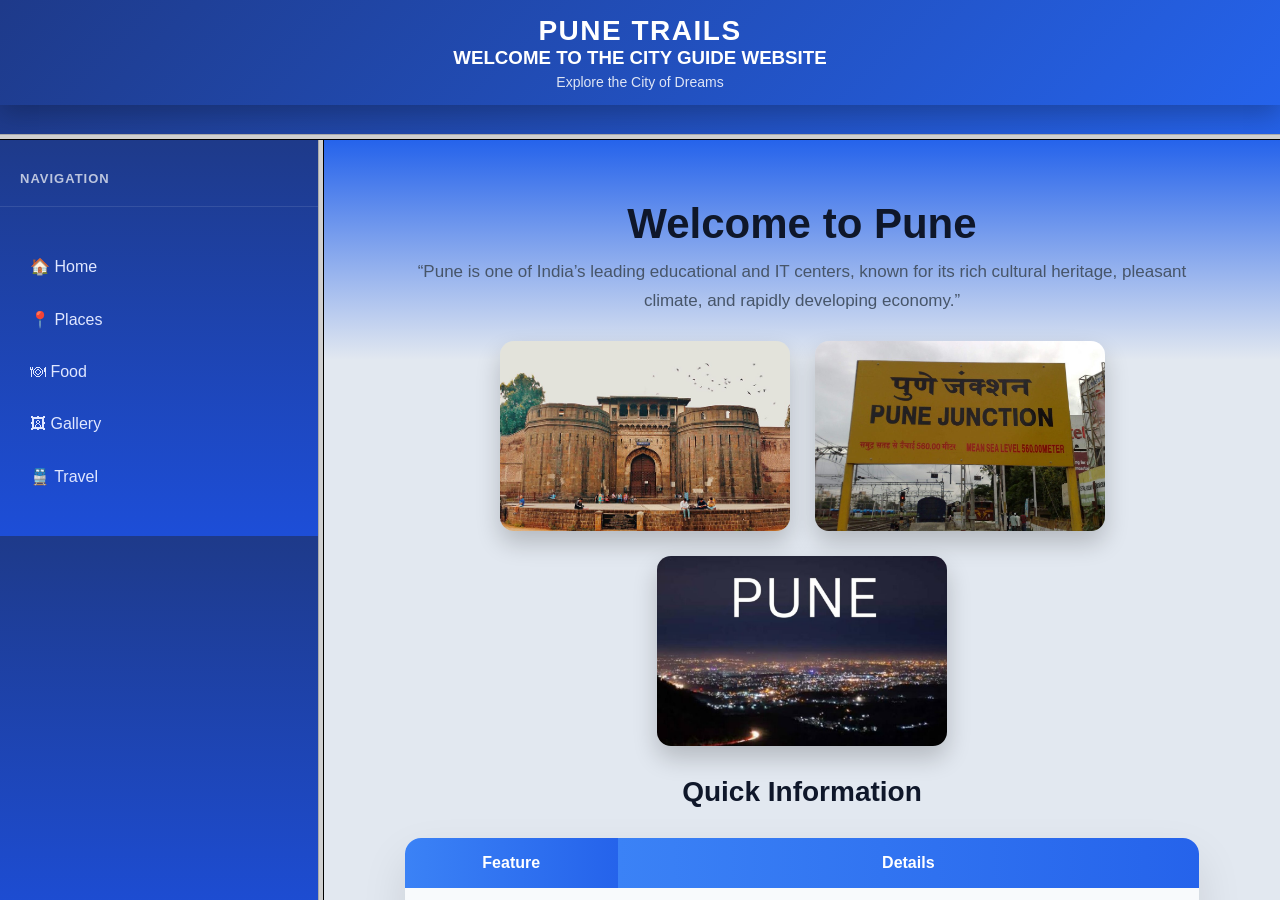
<file: index.html>
<!DOCTYPE html>
<html>
<head>
    <title>Pune City Guide</title>
</head>

<frameset rows="15%,85%">
    
    <frame src="header.html" name="header">

    <frameset cols="25%,75%">
        <frame src="menu.html" name="menu">
        <frame src="home.html" name="content">
    </frameset>

</frameset>

</html>
</file>
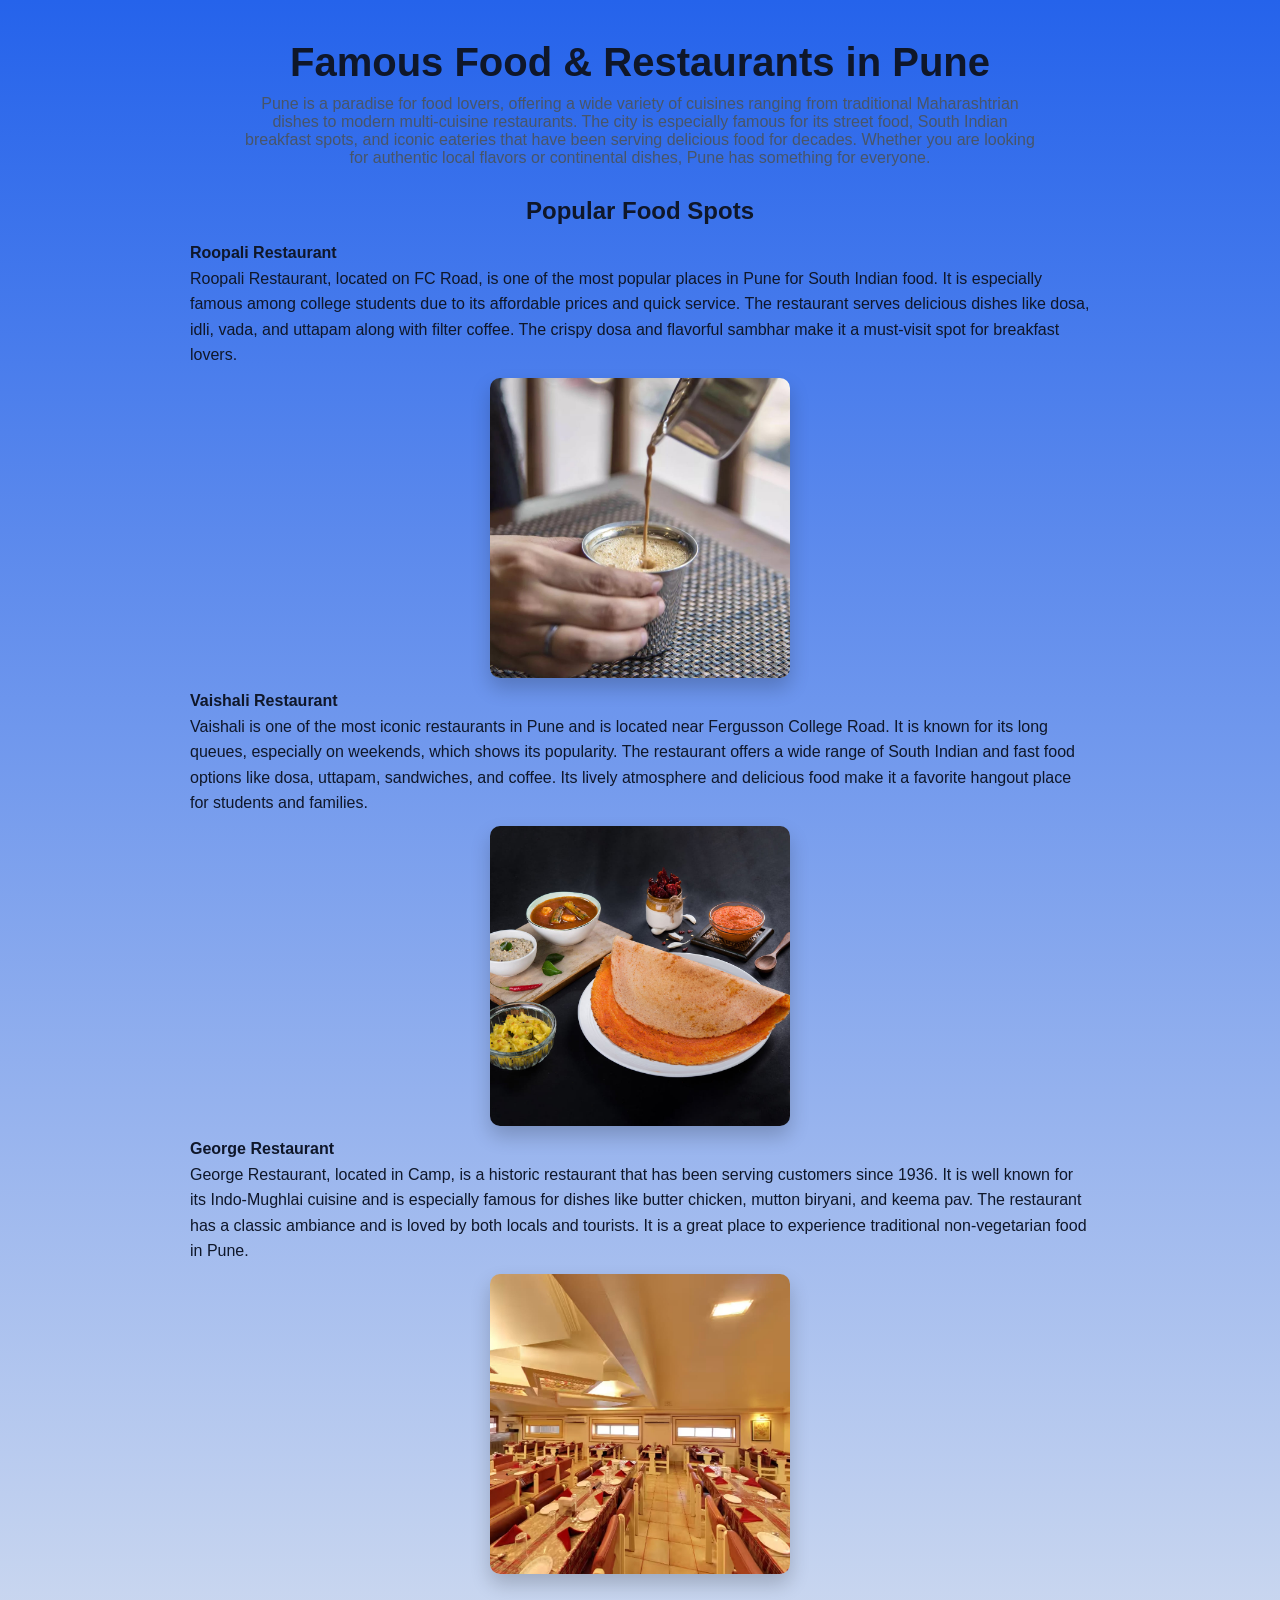
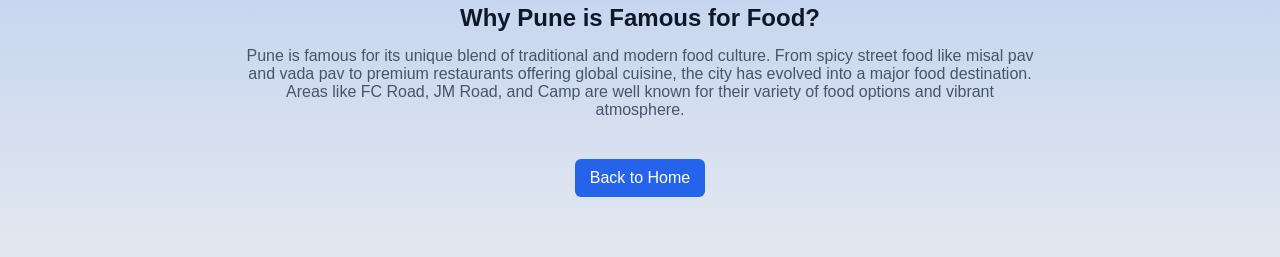
<file: food.html>
<!DOCTYPE html>
<html lang="en">
<head>
  <meta charset="UTF-8">
  <title>Food in Pune</title>
  <link rel="stylesheet" href="assets/place_food.css">
</head>

<body>

<h1>Famous Food & Restaurants in Pune</h1>

<p>
Pune is a paradise for food lovers, offering a wide variety of cuisines ranging from traditional Maharashtrian dishes 
to modern multi-cuisine restaurants. The city is especially famous for its street food, South Indian breakfast spots, 
and iconic eateries that have been serving delicious food for decades. Whether you are looking for authentic local flavors 
or continental dishes, Pune has something for everyone.
</p>

<h2>Popular Food Spots</h2>

<dl>

<dt><b>Roopali Restaurant</b></dt>
<dd>
Roopali Restaurant, located on FC Road, is one of the most popular places in Pune for South Indian food. 
It is especially famous among college students due to its affordable prices and quick service. 
The restaurant serves delicious dishes like dosa, idli, vada, and uttapam along with filter coffee. 
The crispy dosa and flavorful sambhar make it a must-visit spot for breakfast lovers.
<br>
<img src="image/r.jpg" alt="Roopali Restaurant" width="300">
</dd>

<dt><b>Vaishali Restaurant</b></dt>
<dd>
Vaishali is one of the most iconic restaurants in Pune and is located near Fergusson College Road. 
It is known for its long queues, especially on weekends, which shows its popularity. 
The restaurant offers a wide range of South Indian and fast food options like dosa, uttapam, sandwiches, and coffee. 
Its lively atmosphere and delicious food make it a favorite hangout place for students and families.
<br>
<img src="image/v.jpg" alt="Vaishali Restaurant" width="300">
</dd>

<dt><b>George Restaurant</b></dt>
<dd>
George Restaurant, located in Camp, is a historic restaurant that has been serving customers since 1936. 
It is well known for its Indo-Mughlai cuisine and is especially famous for dishes like butter chicken, 
mutton biryani, and keema pav. The restaurant has a classic ambiance and is loved by both locals and tourists. 
It is a great place to experience traditional non-vegetarian food in Pune.
<br>
<img src="image/g.jpg" alt="George Restaurant" width="300">
</dd>

</dl>

<h2>Why Pune is Famous for Food?</h2>
<p>
Pune is famous for its unique blend of traditional and modern food culture. From spicy street food like misal pav and vada pav 
to premium restaurants offering global cuisine, the city has evolved into a major food destination. 
Areas like FC Road, JM Road, and Camp are well known for their variety of food options and vibrant atmosphere.
</p>

<p align="center">
<a href="home.html">Back to Home</a>
</p>

</body>
</html>
</file>
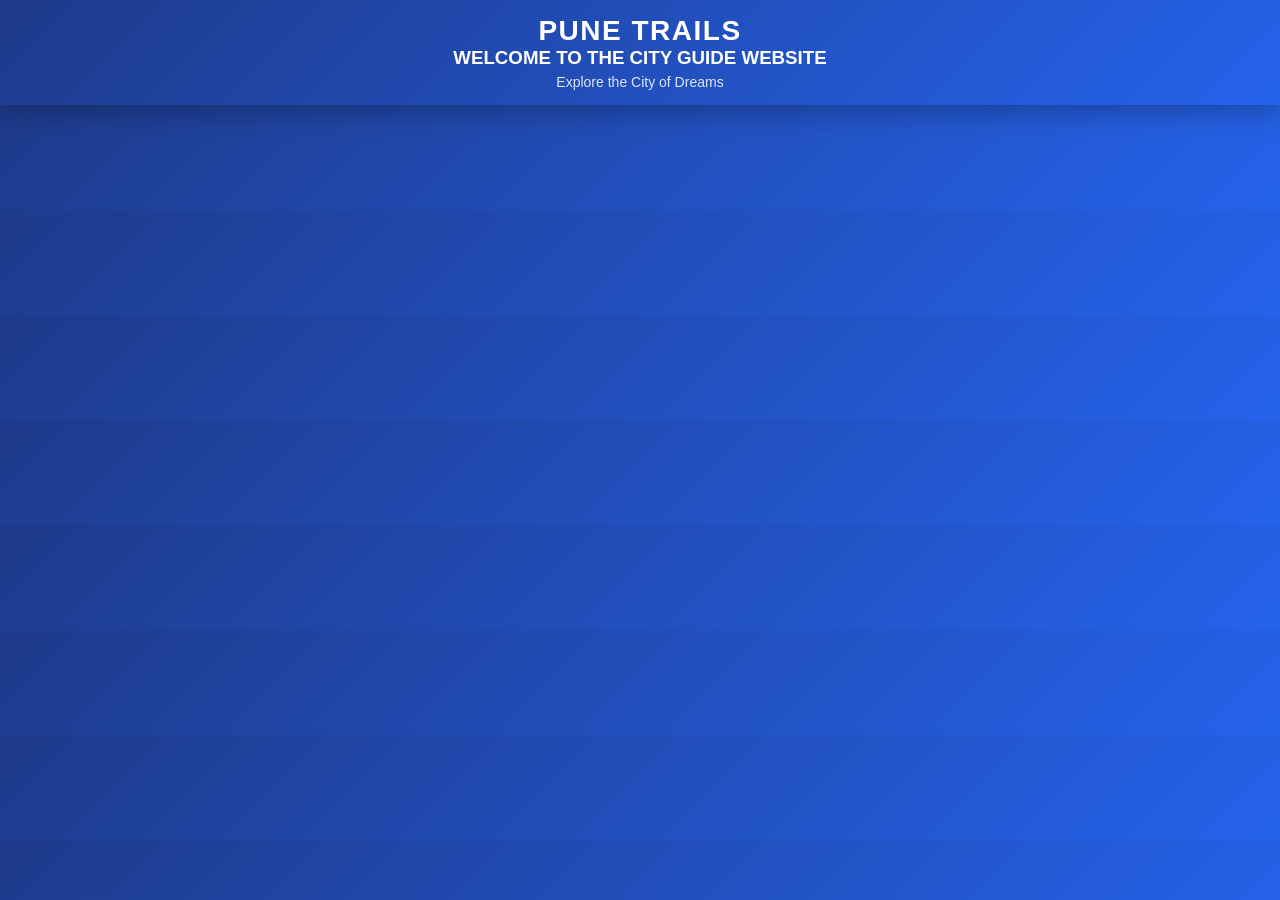
<file: header.html>
<!DOCTYPE html>
<html>
<head>
    <title>Header</title>
    <link rel="stylesheet" href="assets/header.css">
</head>

<body>
<h1>Pune trails</h1>
<h3>WELCOME TO THE CITY GUIDE WEBSITE</h3>
<p>Explore the City of Dreams</p>

</body>
</html>
</file>
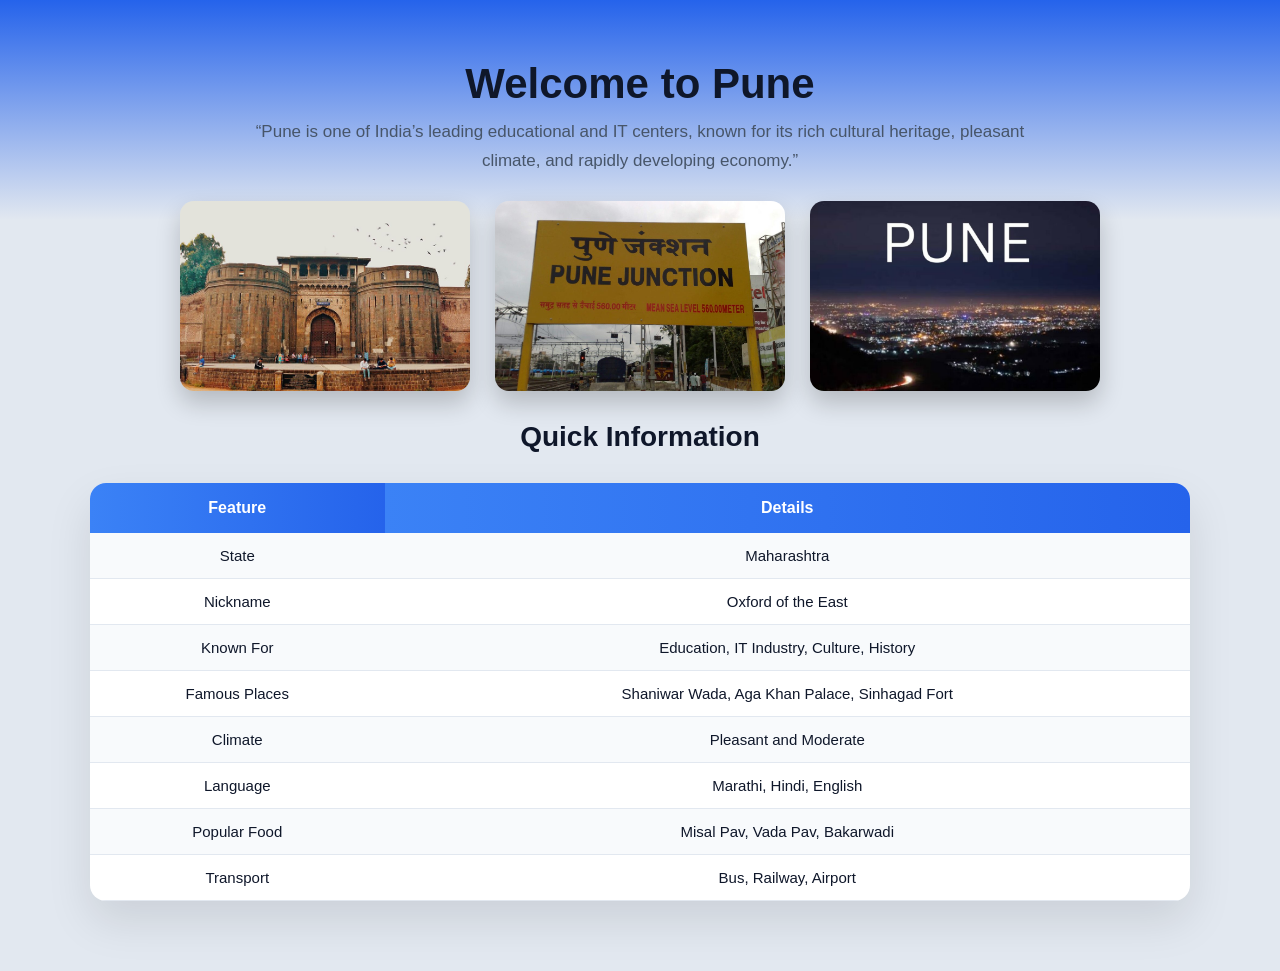
<file: home.html>
<!DOCTYPE html>
<html>
<head>
    <title>Home - Mumbai</title>
     <link rel="stylesheet" href="assets/home.css">
</head>

<body>

<h1>Welcome to Pune</h1>

<p>
“Pune is one of India’s leading educational and IT centers, known for its rich cultural heritage, pleasant climate, and rapidly developing economy.”
</p>

<div class="images">
    <img src="image/image1.png">
    <img src="image/image2.jpg">
    <img src="image/image3.jpg">
</div>

<h2 align="center">Quick Information</h2>

<table class="info-table">
    <tr>
        <th>Feature</th>
        <th>Details</th>
    </tr>

    <tr><td>State</td><td>Maharashtra</td></tr>
    <tr><td>Nickname</td><td>Oxford of the East</td></tr>
    <tr><td>Known For</td><td>Education, IT Industry, Culture, History</td></tr>
    <tr><td>Famous Places</td><td>Shaniwar Wada, Aga Khan Palace, Sinhagad Fort</td></tr>
    <tr><td>Climate</td><td>Pleasant and Moderate</td></tr>
    <tr><td>Language</td><td>Marathi, Hindi, English</td></tr>
    <tr><td>Popular Food</td><td>Misal Pav, Vada Pav, Bakarwadi</td></tr>
    <tr><td>Transport</td><td>Bus, Railway, Airport</td></tr>
</table>
</body>
</html>
</file>
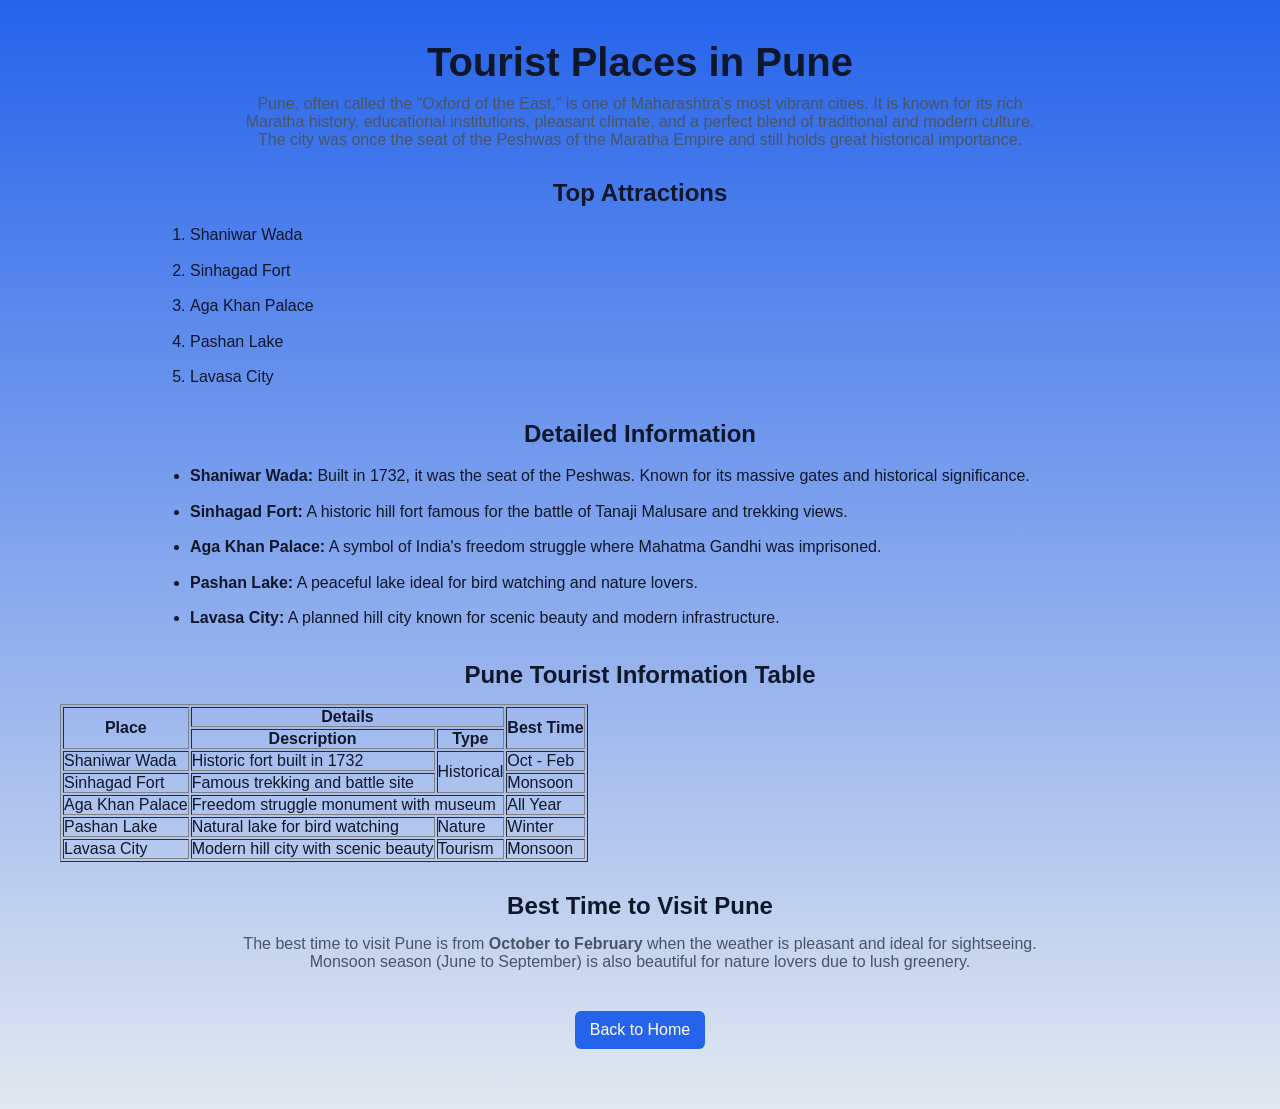
<file: places.html>
<!DOCTYPE html>
<html lang="en">
<head>
  <meta charset="UTF-8">
  <title>Places in Pune</title>
  <link rel="stylesheet" href="assets/place_food.css">
</head>

<body>

<h1>Tourist Places in Pune</h1>

<p>
Pune, often called the "Oxford of the East," is one of Maharashtra’s most vibrant cities. 
It is known for its rich Maratha history, educational institutions, pleasant climate, 
and a perfect blend of traditional and modern culture. The city was once the seat of 
the Peshwas of the Maratha Empire and still holds great historical importance.
</p>

<h2>Top Attractions</h2>
<ol>
    <li>Shaniwar Wada</li>
    <li>Sinhagad Fort</li>
    <li>Aga Khan Palace</li>
    <li>Pashan Lake</li>
    <li>Lavasa City</li>
</ol>

<h2>Detailed Information</h2>
<ul>
    <li><b>Shaniwar Wada:</b> Built in 1732, it was the seat of the Peshwas. Known for its massive gates and historical significance.</li>
    <li><b>Sinhagad Fort:</b> A historic hill fort famous for the battle of Tanaji Malusare and trekking views.</li>
    <li><b>Aga Khan Palace:</b> A symbol of India's freedom struggle where Mahatma Gandhi was imprisoned.</li>
    <li><b>Pashan Lake:</b> A peaceful lake ideal for bird watching and nature lovers.</li>
    <li><b>Lavasa City:</b> A planned hill city known for scenic beauty and modern infrastructure.</li>
</ul>

<h2>Pune Tourist Information Table</h2>

<table class="info-table" border="1">

    <!-- TABLE HEADER -->
    <tr>
        <th rowspan="2">Place</th>
        <th colspan="2">Details</th>
        <th rowspan="2">Best Time</th>
    </tr>

    <tr>
        <th>Description</th>
        <th>Type</th>
    </tr>

    <!-- ROW 1 -->
    <tr>
        <td>Shaniwar Wada</td>
        <td>Historic fort built in 1732</td>
        <td rowspan="2">Historical</td>
        <td>Oct - Feb</td>
    </tr>

    <!-- ROW 2 -->
    <tr>
        <td>Sinhagad Fort</td>
        <td>Famous trekking and battle site</td>
        <td>Monsoon</td>
    </tr>

    <!-- ROW 3 -->
    <tr>
        <td>Aga Khan Palace</td>
        <td colspan="2">Freedom struggle monument with museum</td>
        <td>All Year</td>
    </tr>

    <!-- ROW 4 -->
    <tr>
        <td>Pashan Lake</td>
        <td>Natural lake for bird watching</td>
        <td>Nature</td>
        <td>Winter</td>
    </tr>

    <!-- ROW 5 -->
    <tr>
        <td>Lavasa City</td>
        <td>Modern hill city with scenic beauty</td>
        <td>Tourism</td>
        <td>Monsoon</td>
    </tr>

</table>

<h2>Best Time to Visit Pune</h2>
<p>
The best time to visit Pune is from <b>October to February</b> when the weather is pleasant and ideal for sightseeing.
Monsoon season (June to September) is also beautiful for nature lovers due to lush greenery.
</p>

<p align="center">
<a href="home.html">Back to Home</a>
</p>

</body>
</html>
</file>
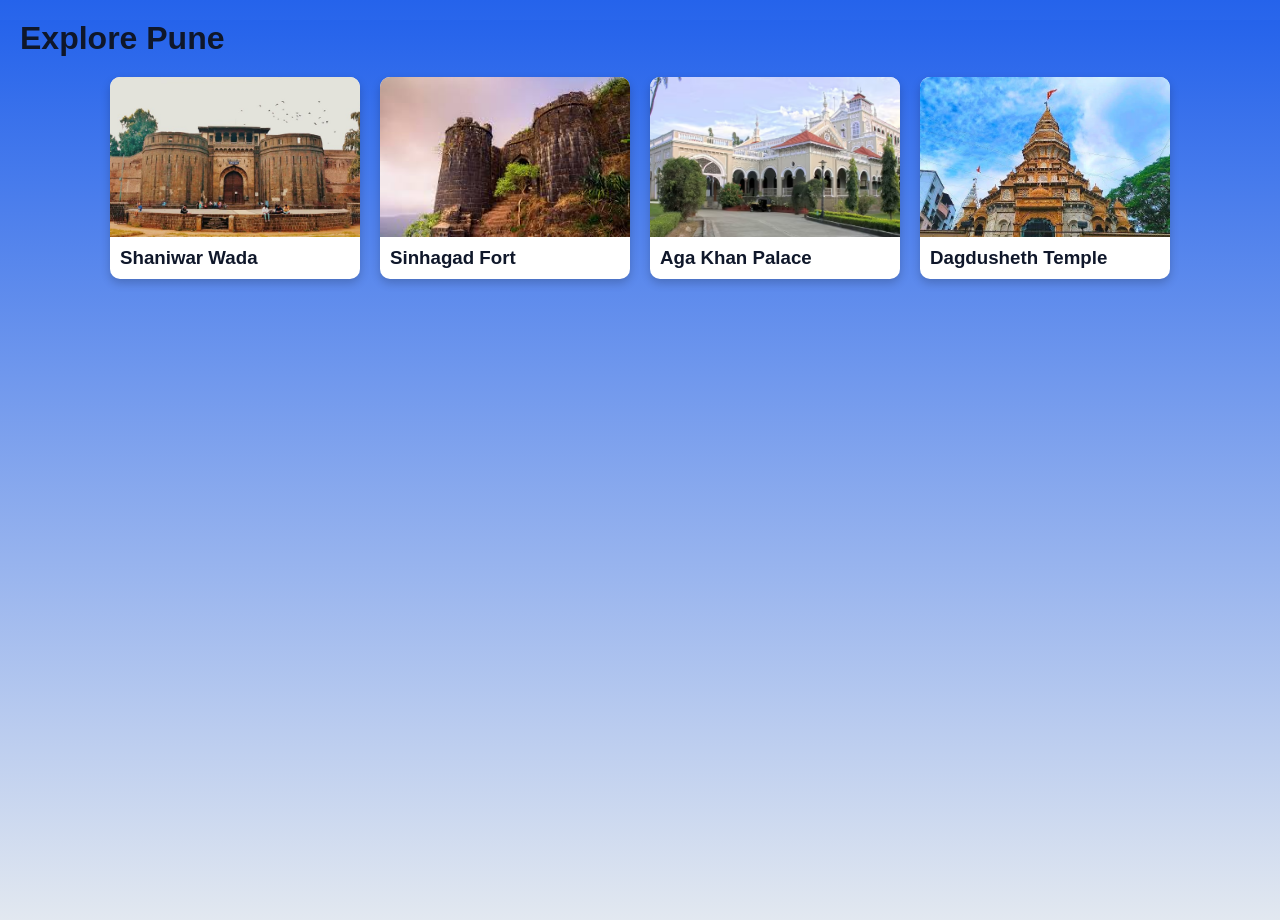
<file: travel.html>
<!DOCTYPE html>
<html lang="en">
<head>
  <meta charset="UTF-8">
  <title>Pune Travel Guide</title>
  <link rel="stylesheet" href="travel.css">
</head>
<body>

<h1>Explore Pune</h1>

<div class="container">

  <!-- Card 1 -->
  <div class="card" onclick="openMap('https://www.google.com/maps?q=Shaniwar+Wada')">
    <img src="gallery/shaniwar.jpg">
    <h3>Shaniwar Wada</h3>
  </div>

  <!-- Card 2 -->
  <div class="card" onclick="openMap('https://www.google.com/maps?q=Sinhagad+Fort')">
    <img src="gallery/sinhagad.jpg">
    <h3>Sinhagad Fort</h3>
  </div>

  <!-- Card 3 -->
  <div class="card" onclick="openMap('https://www.google.com/maps?q=Aga+Khan+Palace')">
    <img src="gallery/agakhan.jpg">
    <h3>Aga Khan Palace</h3>
  </div>

  <!-- Card 4 -->
  <div class="card" onclick="openMap('https://www.google.com/maps?q=Dagdusheth+Ganpati+Temple')">
    <img src="gallery/dagdusheth.jpg">
    <h3>Dagdusheth Temple</h3>
  </div>

</div>

<script src="script.js"></script>
</body>
</html>
</file>
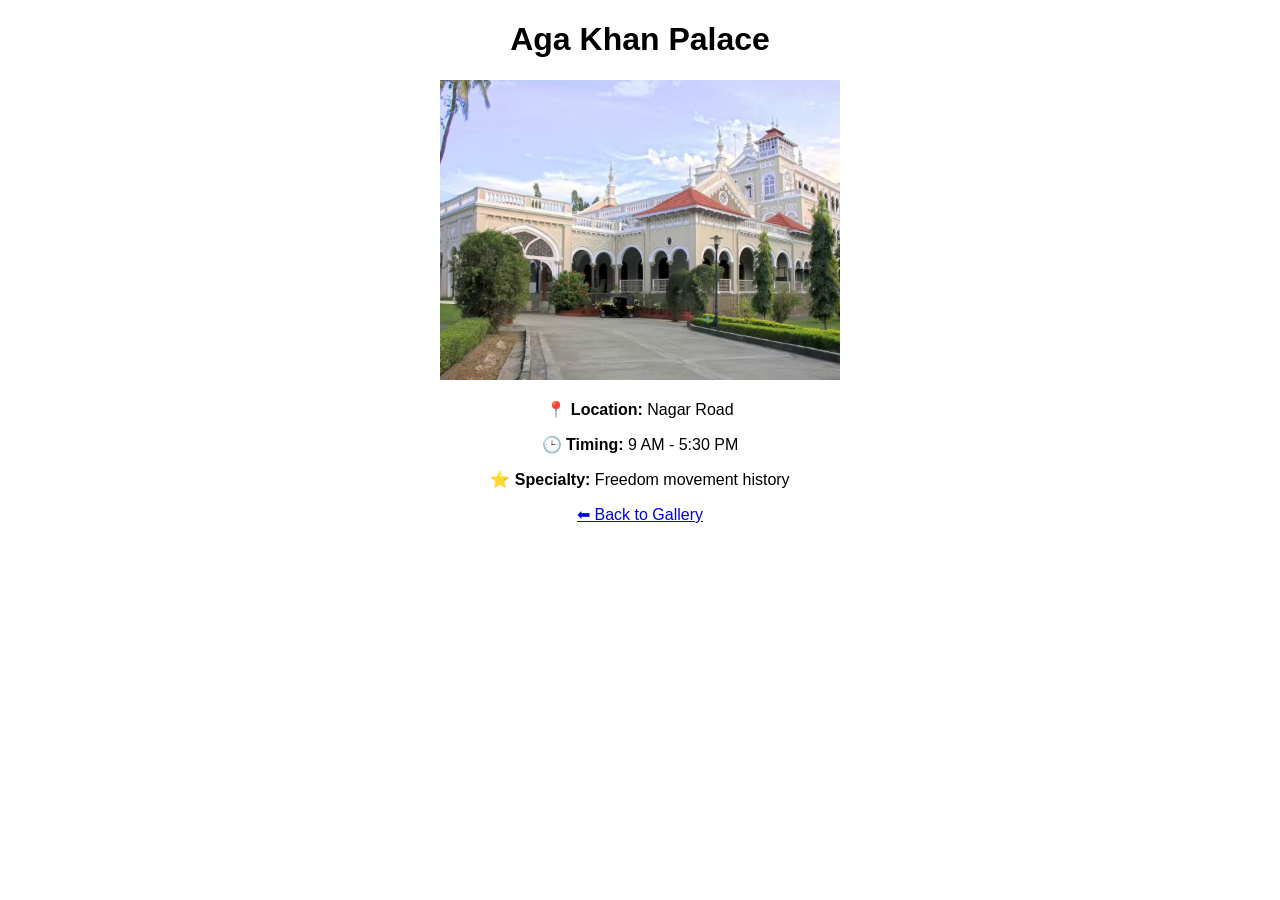
<file: gallery/agakhan.html>
<!DOCTYPE html>
<html>
<head>
    <title>Aga Khan Palace</title>
</head>

<body style="text-align:center; font-family:Arial;">

<h1>Aga Khan Palace</h1>
<img src="agakhan.jpg" width="400" alt="Aga Khan Palace image">

<p><b>📍 Location:</b> Nagar Road</p>
<p><b>🕒 Timing:</b> 9 AM - 5:30 PM</p>
<p><b>⭐ Specialty:</b> Freedom movement history</p>

<a href="gallery.html">⬅ Back to Gallery</a>

</body>
</html>
</file>
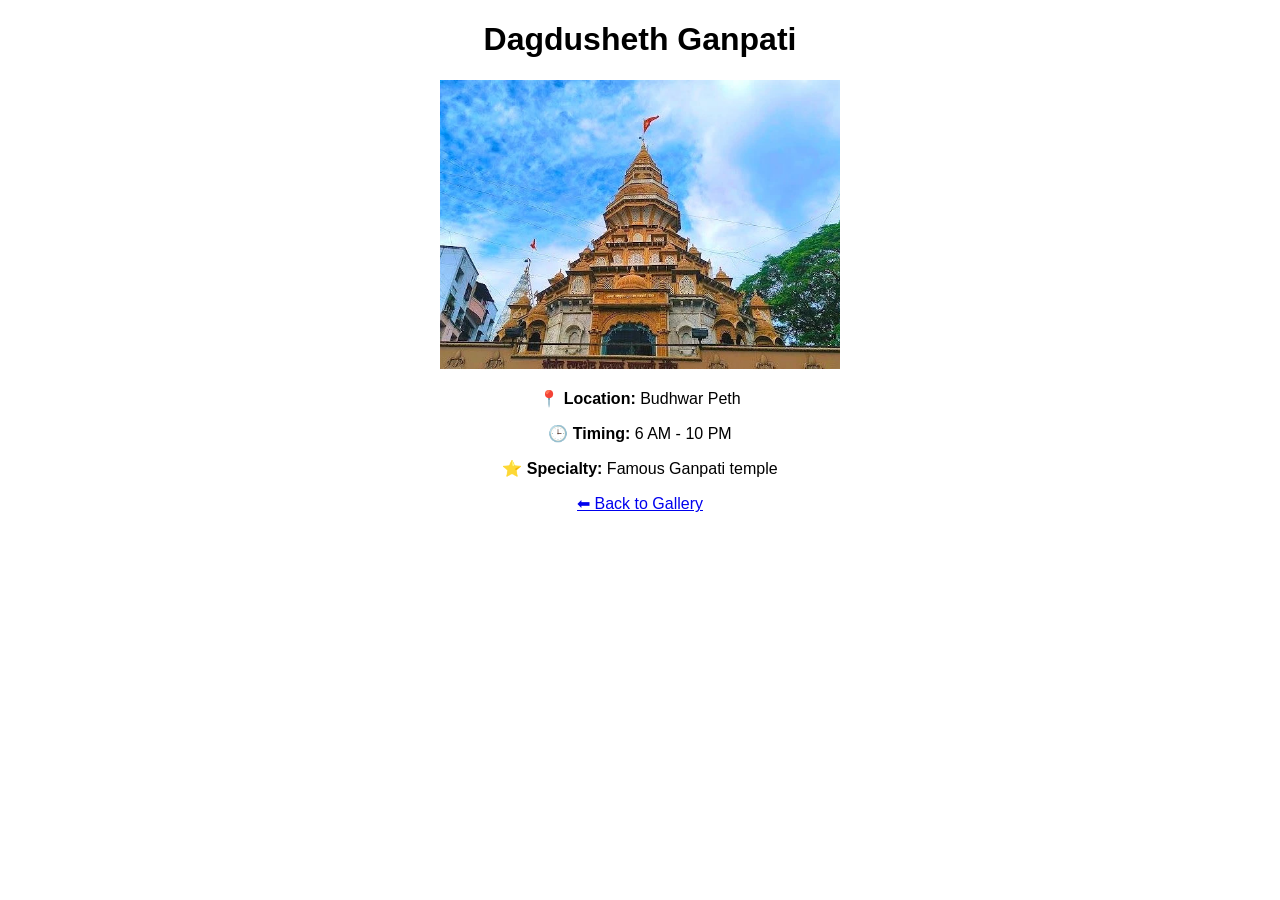
<file: gallery/dagdusheth.html>
<!DOCTYPE html>
<html>
<head>
    <title>Dagdusheth Ganpati</title>
</head>

<body style="text-align:center; font-family:Arial;">

<h1>Dagdusheth Ganpati</h1>
<img src="dagdusheth.jpg" width="400" alt="Dagdusheth Ganpati image">

<p><b>📍 Location:</b> Budhwar Peth</p>
<p><b>🕒 Timing:</b> 6 AM - 10 PM</p>
<p><b>⭐ Specialty:</b> Famous Ganpati temple</p>

<a href="gallery.html">⬅ Back to Gallery</a>

</body>
</html>
</file>
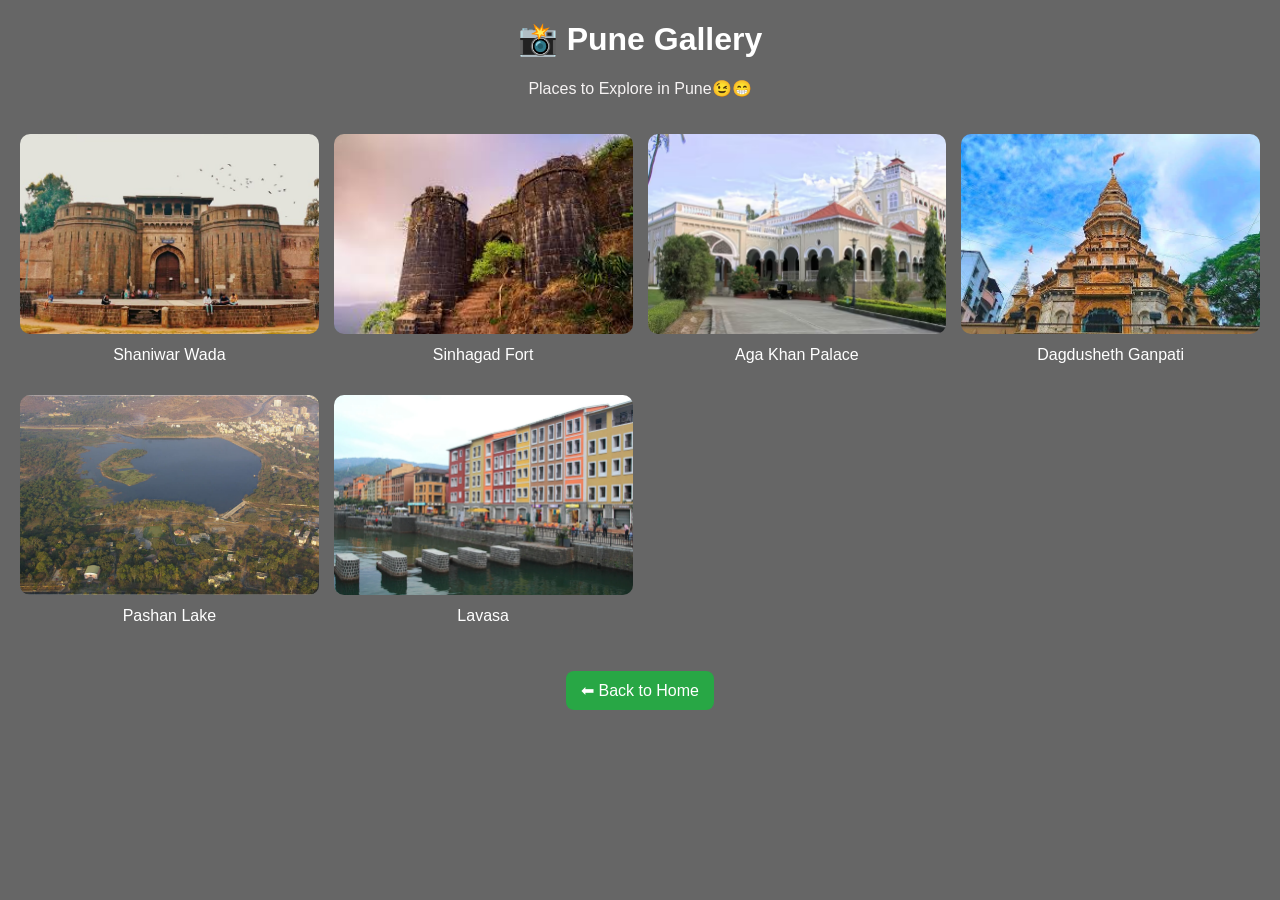
<file: gallery/gallery.html>
<!DOCTYPE html>
<html lang="en">
<head>
    <meta charset="UTF-8">
    <title>Pune Gallery📸</title>

    <style>
        body 
        {
            margin: 0;
            font-family: Arial, sans-serif;

            /* 🌄 Background Image + Overlay */
            background: linear-gradient(rgba(0,0,0,0.6), rgba(0,0,0,0.6)),
                        url("https://images.unsplash.com/photo-1603262110263-fb0112e7cc33");
            background-size: cover;
            background-position: center;
            background-attachment: fixed;
            color: white;
        }

        h1 {
            text-align: center;
            margin-top: 20px;
        }

        .subtitle {
            text-align: center;
            color: #f6f3f3;
        }

        .back {
            display: block;
            width: fit-content;
            margin: 10px auto;
            text-decoration: none;
            background: #28a745;
            color: white;
            padding: 10px 15px;
            border-radius: 8px;
        }

        .gallery {
            display: grid;
            grid-template-columns: repeat(auto-fit, minmax(250px, 1fr));
            gap: 15px;
            padding: 20px;
        }

        .image-box {
            text-align: center;
        }

        .image-box img {
            width: 100%;
            height: 200px;
            object-fit: cover;
            border-radius: 10px;
        }

        .caption {
            margin-top: 8px;
        }
    </style>
</head>

<body>

<h1>📸 Pune Gallery</h1>
<p class="subtitle">Places to Explore in Pune😉😁</p>

<div class="gallery">

    <div class="image-box">
        <a href="shaniwar.html">
            <img src="shaniwar.jpg">
        </a>
        <p class="caption">Shaniwar Wada</p>
    </div>

    <div class="image-box">
        <a href="sinhagad.html">
            <img src="sinhagad.jpg">
        </a>
        <p class="caption">Sinhagad Fort</p>
    </div>

    <div class="image-box">
        <a href="agakhan.html">
            <img src="agakhan.jpg">
        </a>
        <p class="caption">Aga Khan Palace</p>
    </div>

    <div class="image-box">
        <a href="dagdusheth.html">
            <img src="dagdusheth.jpg">
        </a>
        <p class="caption">Dagdusheth Ganpati</p>
    </div>

    <div class="image-box">
        <a href="pashan.html">
            <img src="pashan.jpeg">
        </a>
        <p class="caption">Pashan Lake</p>
    </div>

    <div class="image-box">
        <a href="lavasa.html">
            <img src="lavasa.jpg">
        </a>
        <p class="caption">Lavasa</p>
    </div>

</div>
<a class="back" href="../home.html">⬅ Back to Home</a>


</body>
</html>
</file>
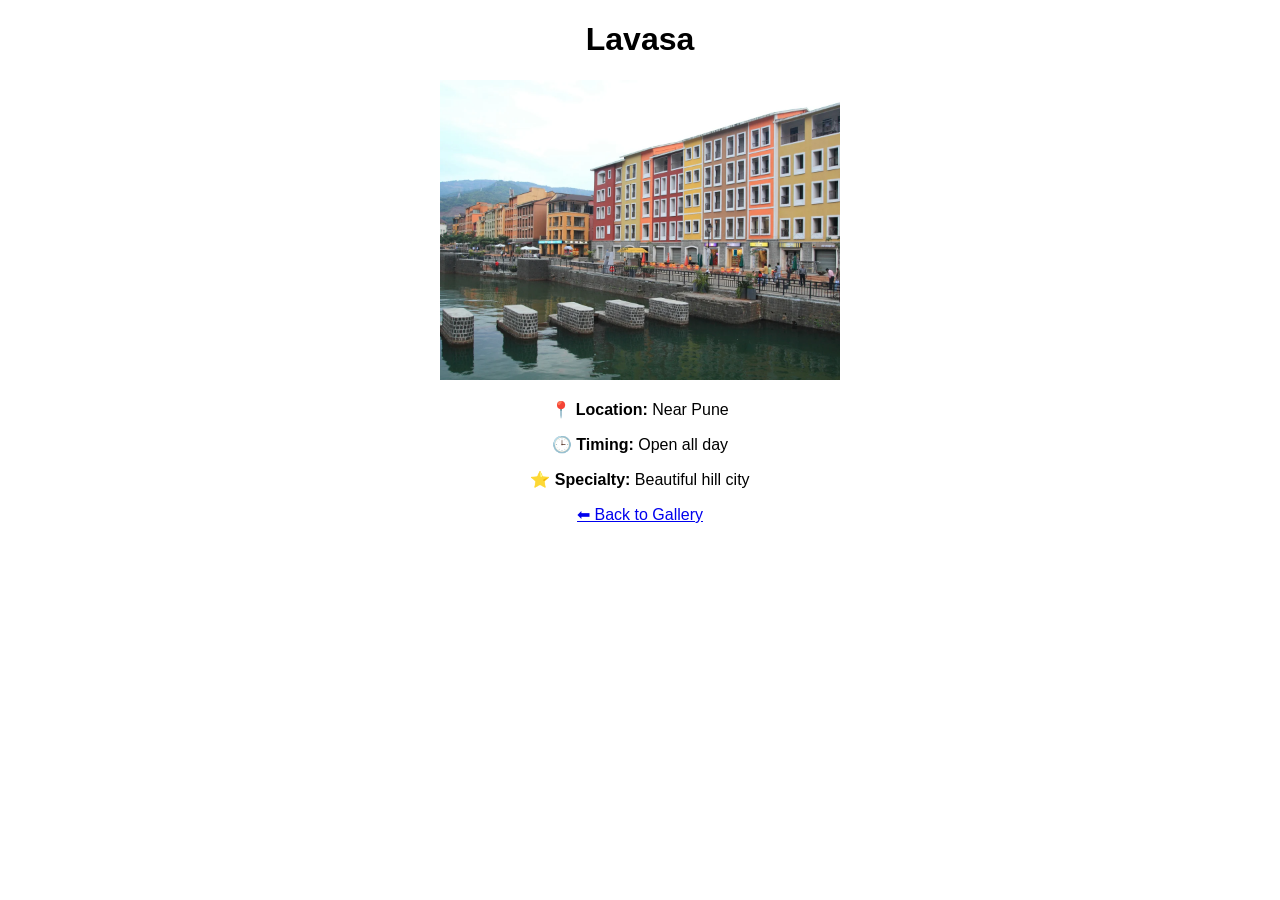
<file: gallery/lavasa.html>
<!DOCTYPE html>
<html>
<head>
    <title>Lavasa</title>
</head>

<body style="text-align:center; font-family:Arial;">

<h1>Lavasa</h1>
<img src="lavasa.jpg" width="400" alt="Lavasa image">

<p><b>📍 Location:</b> Near Pune</p>
<p><b>🕒 Timing:</b> Open all day</p>
<p><b>⭐ Specialty:</b> Beautiful hill city</p>

<a href="gallery.html">⬅ Back to Gallery</a>

</body>
</html>
</file>
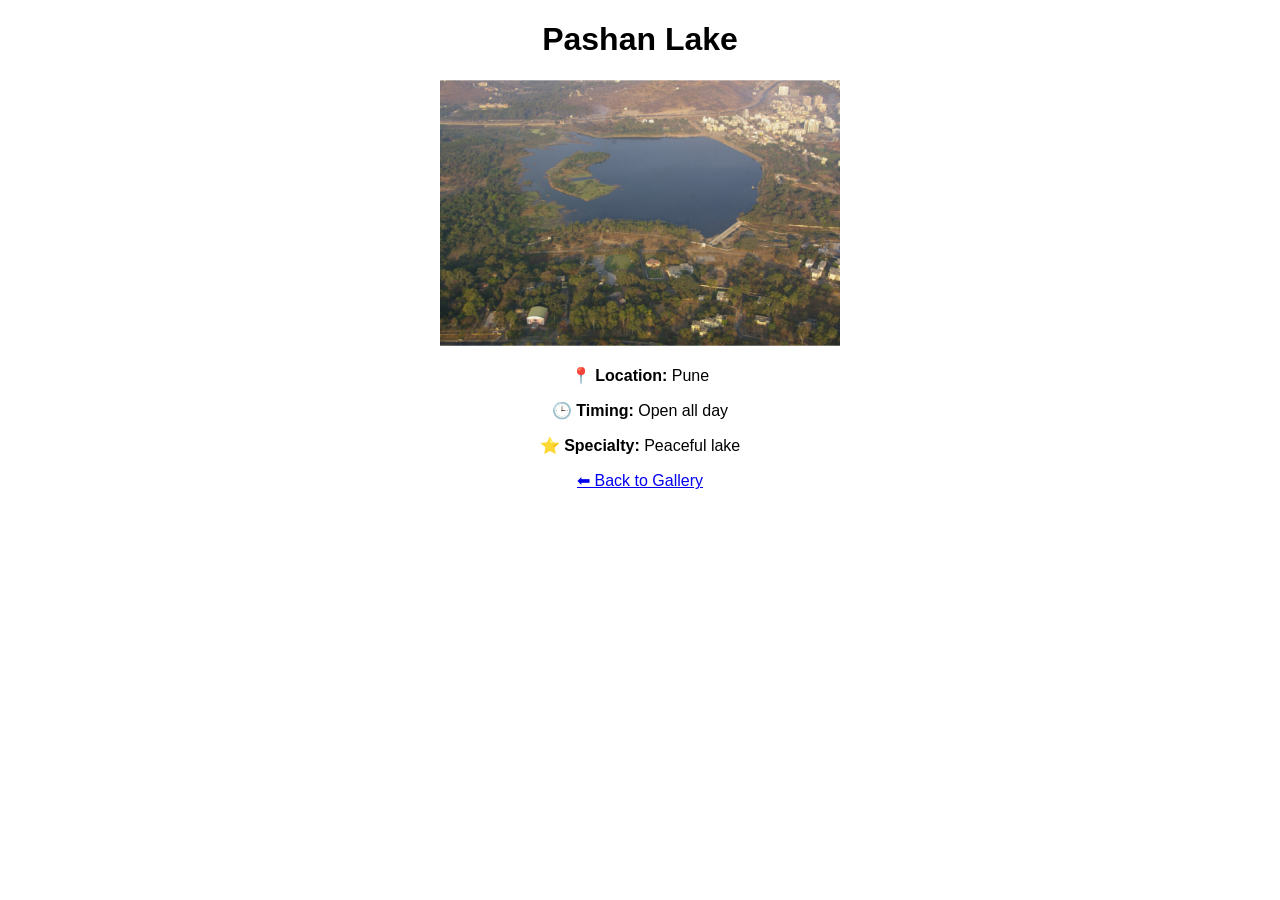
<file: gallery/pashan.html>
<!DOCTYPE html>
<html>
<head>
    <title>Pashan Lake</title>
</head>

<body style="text-align:center; font-family:Arial;">

<h1>Pashan Lake</h1>
<img src="pashan.jpeg" width="400" alt="Pashan Lake image">

<p><b>📍 Location:</b> Pune</p>
<p><b>🕒 Timing:</b> Open all day</p>
<p><b>⭐ Specialty:</b> Peaceful lake</p>

<a href="gallery.html">⬅ Back to Gallery</a>

</body>
</html>
</file>
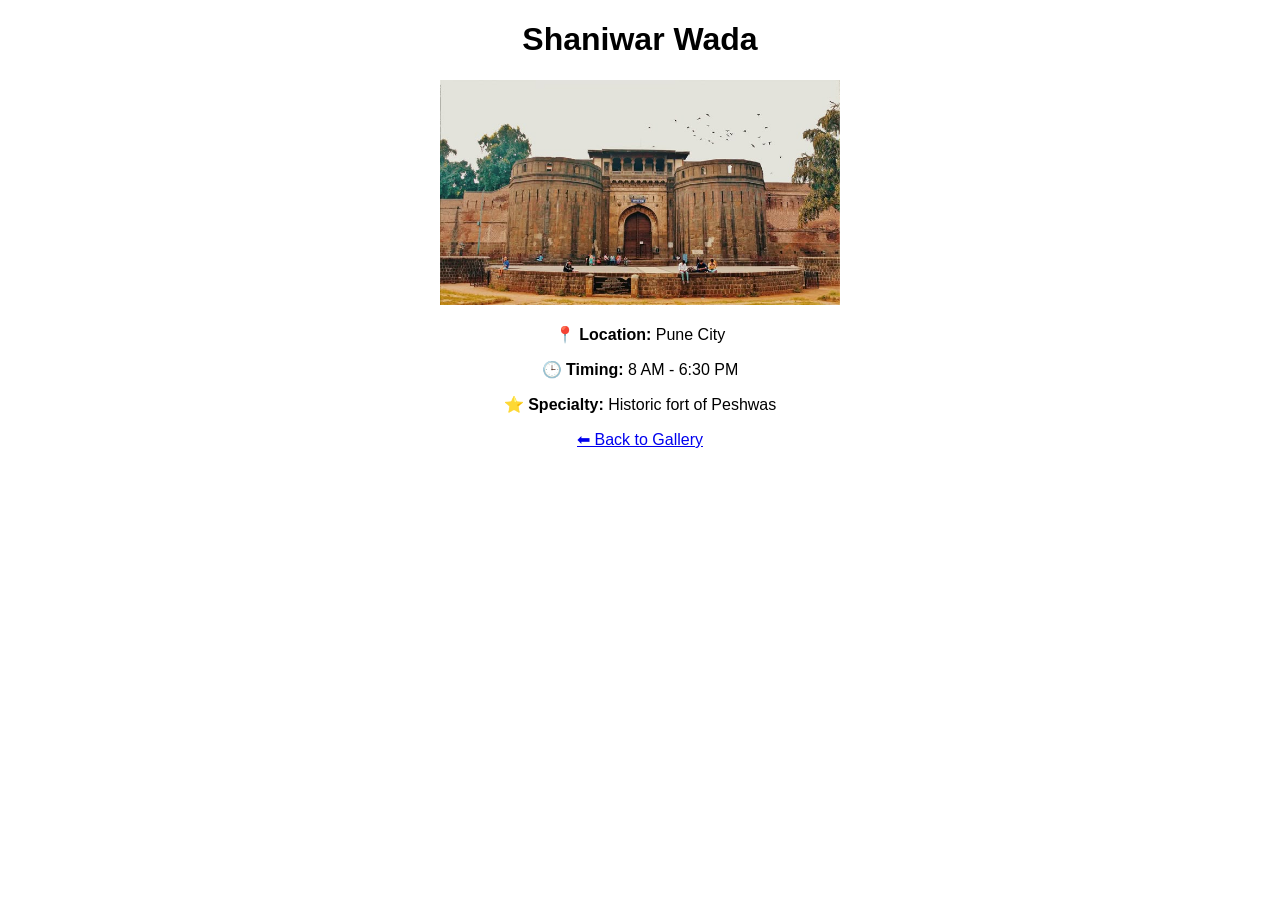
<file: gallery/shaniwar.html>
<!DOCTYPE html>
<html>
<head>
    <title>Shaniwar Wada</title>
</head>

<body style="font-family:Arial; text-align:center;">

<h1>Shaniwar Wada</h1>
<img src="shaniwar.jpg" width="400" alt="Shaniwar Wada">

<p><b>📍 Location:</b> Pune City</p>
<p><b>🕒 Timing:</b> 8 AM - 6:30 PM</p>
<p><b>⭐ Specialty:</b> Historic fort of Peshwas</p>

<a  class="back" href="gallery.html">⬅ Back to Gallery</a>

</body>
</html>
</file>
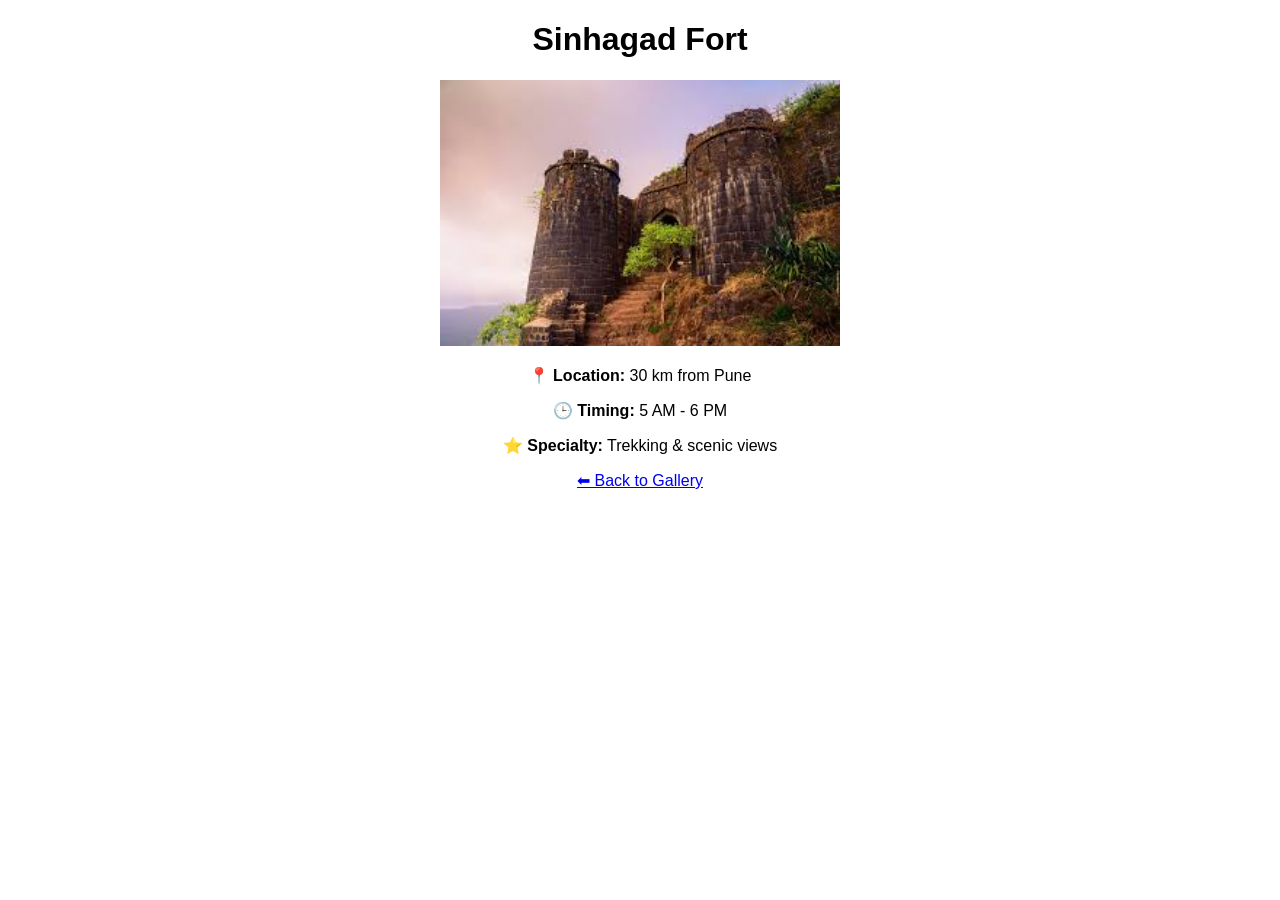
<file: gallery/sinhagad.html>
<!DOCTYPE html>
<html>
<head>
    <title>Sinhagad Fort</title>
</head>

<body style="text-align:center; font-family:Arial;">

<h1>Sinhagad Fort</h1>
<img src="sinhagad.jpg" width="400" alt="Sinhagad Fort image">

<p><b>📍 Location:</b> 30 km from Pune</p>
<p><b>🕒 Timing:</b> 5 AM - 6 PM</p>
<p><b>⭐ Specialty:</b> Trekking & scenic views</p>

<a href="gallery.html">⬅ Back to Gallery</a>

</body>
</html>
</file>
<file: assets/place_food.css>
/* RESET */
* {
    margin: 0;
    padding: 0;
    box-sizing: border-box;
}

/* BACKGROUND */
html, body {
    font-family: 'Segoe UI', Arial, sans-serif;
    background: linear-gradient(to bottom, #2563eb, #e2e8f0);
    color: #0f172a;
}

/* BODY */
body {
    padding: 40px 60px;
}

/* TITLE */
h1 {
    text-align: center;
    font-size: 40px;
    margin-bottom: 10px;
}

/* PARAGRAPH */
p {
    text-align: center;
    max-width: 800px;
    margin: 0 auto 20px;
    font-size: 16px;
    color: #475569;
}

/* SECTION TITLE */
h2 {
    text-align: center;
    margin: 30px 0 15px;
}

/* LIST */
ol, ul, dl {
    max-width: 900px;
    margin: 0 auto 20px;
    line-height: 1.6;
}

/* LIST ITEMS */
li, dd {
    margin-bottom: 10px;
}

/* IMAGE CENTER */
img {
    display: block;
    margin: 10px auto;
    border-radius: 10px;
    box-shadow: 0 10px 20px rgba(0,0,0,0.2);
}

/* LINK */
a {
    display: inline-block;
    text-decoration: none;
    padding: 10px 15px;
    background: #2563eb;
    color: white;
    border-radius: 6px;
    margin-top: 20px;
}

a:hover {
    background: #1e40af;
}
</file>
<file: assets/header.css>
/* RESET */
* {
    margin: 0;
    padding: 0;
    box-sizing: border-box;
}

/* HEADER BODY */
body {
    font-family: 'Segoe UI', Arial, sans-serif;
    background: linear-gradient(135deg, #1e3a8a, #2563eb);
    color: white;
    text-align: center;
    padding: 15px 10px;
    box-shadow: 0 8px 25px rgba(0,0,0,0.25);
}

/* MAIN TITLE */
h1 {
    font-size: 28px;
    font-weight: 800;
    letter-spacing: 1.5px;
    text-transform: uppercase;
}

h3 {
    h1 {
    font-size: 28px;
    font-weight: 800;
    letter-spacing: 1.5px;
    text-transform: uppercase;
}
}
/* SUBTEXT */
p {
    margin-top: 5px;
    font-size: 14px;
    opacity: 0.85;
}
</file>
<file: assets/home.css>
/* RESET */
* {
    margin: 0;
    padding: 0;
    box-sizing: border-box;
}

/* BACKGROUND (connected with header) */
html, body {
    font-family: 'Segoe UI', Arial, sans-serif;
    background: linear-gradient(to bottom, #2563eb 0px, #e2e8f0 220px);
    color: #0f172a;
}

/* MAIN BODY */
body {
    padding: 40px 60px;
}

/* TITLE */
h1 {
    text-align: center;
    font-size: 42px;
    font-weight: 800;
    margin-top: 20px;
    margin-bottom: 10px;
    color: #0f172a;
}

/* DESCRIPTION */
p {
    text-align: center;
    max-width: 800px;
    margin: 0 auto 20px;
    font-size: 17px;
    line-height: 1.7;
    color: #475569;
}

/* IMAGE SECTION */
.images {
    display: flex;
    justify-content: center;
    gap: 25px;
    flex-wrap: wrap;
    margin: 25px auto;
}

.images img {
    width: 290px;
    height: 190px;
    object-fit: cover;
    border-radius: 14px;
    transition: 0.35s;
    box-shadow: 0 12px 25px rgba(0,0,0,0.2);
}

/* IMAGE HOVER */
.images img:hover {
    transform: translateY(-6px) scale(1.04);
    box-shadow: 0 20px 40px rgba(0,0,0,0.25);
}

/* SECTION TITLE */
h2 {
    text-align: center;
    margin-top: 30px;
    margin-bottom: 15px;
    font-size: 28px;
    font-weight: 700;
}

/* TABLE */
.info-table {
    width: 95%;
    max-width: 1100px;
    margin: 30px auto;
    border-collapse: collapse;
    background: white;
    border-radius: 16px;
    overflow: hidden;
    box-shadow: 0 20px 45px rgba(0,0,0,0.1);
}

/* TABLE HEADER */
.info-table th {
    background: linear-gradient(90deg, #3b82f6, #2563eb);
    color: white;
    padding: 16px;
    font-size: 16px;
}

/* TABLE DATA */
.info-table td {
    padding: 14px;
    border-bottom: 1px solid #e2e8f0;
    text-align: center;
    font-size: 15px;
}

/* STRIPES */
.info-table tr:nth-child(even) {
    background: #f8fafc;
}

/* HOVER */
.info-table tr:hover {
    background: #e0f2fe;
    transition: 0.2s;
}
</file>
<file: travel.css>
/* RESET */
* {
    margin: 0;
    padding: 0;
    box-sizing: border-box;
}

/* BODY (ONLY BACKGROUND SOURCE) */
html, body {
    height: 100%;
    font-family: 'Segoe UI', Arial, sans-serif;
    background: linear-gradient(to bottom, #2563eb, #e2e8f0);
    color: #0f172a;
}

/* LAYOUT */
.wrapper {
    display: flex;
    min-height: 100vh;
}

/* SIDEBAR */
.sidebar {
    width: 220px;
    background: linear-gradient(to bottom, #1e3a8a, #2563eb);
    padding: 20px;
    color: white;
}

/* MAIN CONTENT */
.main-content {
    flex: 1;
    padding: 20px;
    background: transparent; /* IMPORTANT: no second background */
}

/* HEADER */
header {
    background: linear-gradient(to right, #1e40af, #2563eb);
    color: white;
    padding: 20px;
    text-align: center;
}

/* REMOVE ALL EXTRA LINES */
section, .container {
    background: transparent;
    border: none;
    box-shadow: none;
}

/* TITLE */
h1 {
    margin: 20px;
}

/* CARDS CONTAINER */
.container {
    display: flex;
    flex-wrap: wrap;
    justify-content: center;
    gap: 20px;
}

/* CARD */
.card {
    width: 250px;
    background: white;
    border-radius: 10px;
    overflow: hidden;
    cursor: pointer;
    box-shadow: 0 4px 10px rgba(0,0,0,0.2);
    transition: 0.3s;
}

.card:hover {
    transform: scale(1.05);
}

.card img {
    width: 100%;
    height: 160px;
    object-fit: cover;
    display: block;
}

.card h3 {
    padding: 10px;
}

/* POPUP */
.popup {
    display: none;
    position: fixed;
    top: 0;
    left: 0;
    width: 100%;
    height: 100%;
    background: rgba(0,0,0,0.6);
}

.popup-content {
    background: white;
    padding: 20px;
    width: 300px;
    margin: 100px auto;
    border-radius: 10px;
}

.close {
    float: right;
    cursor: pointer;
    font-size: 20px;
}

/* BUTTON */
button {
    padding: 10px;
    margin-top: 10px;
    background: #ff6600;
    border: none;
    color: white;
    border-radius: 5px;
    cursor: pointer;
}

button:hover {
    background: #e65c00;
}
</file>
